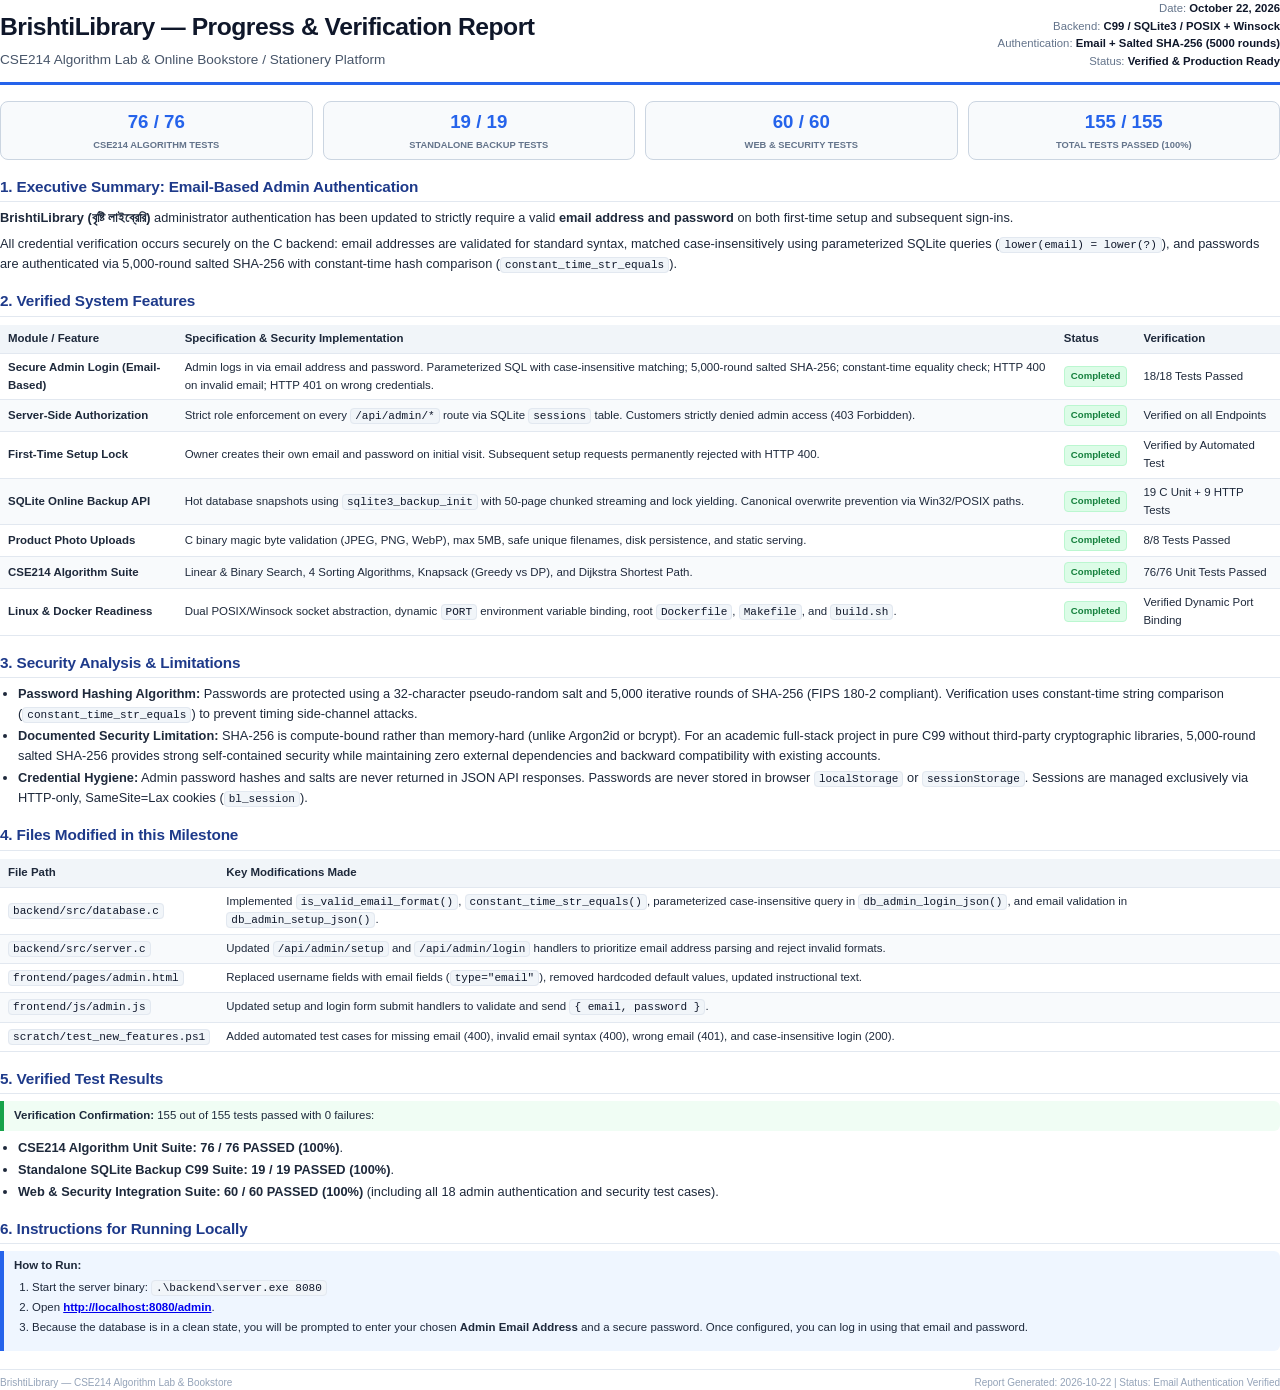
<file: scratch/progress_report.html>
<!DOCTYPE html>
<html lang="en">
<head>
<meta charset="UTF-8">
<title>BrishtiLibrary — Email-Based Admin Authentication & Progress Report</title>
<style>
  @page {
    size: A4;
    margin: 1.5cm 1.3cm;
  }
  body {
    font-family: 'Segoe UI', -apple-system, BlinkMacSystemFont, Roboto, Helvetica, Arial, sans-serif;
    color: #1e293b;
    background: #ffffff;
    line-height: 1.55;
    font-size: 9.6pt;
    margin: 0;
    padding: 0;
  }
  .header-box {
    border-bottom: 3px solid #2563eb;
    padding-bottom: 12px;
    margin-bottom: 16px;
    display: flex;
    justify-content: space-between;
    align-items: flex-end;
  }
  .title-area h1 {
    font-size: 18.5pt;
    font-weight: 700;
    color: #0f172a;
    margin: 0 0 3px 0;
    letter-spacing: -0.02em;
  }
  .title-area .subtitle {
    font-size: 10.2pt;
    color: #475569;
    font-weight: 500;
  }
  .meta-badge {
    text-align: right;
    font-size: 8.5pt;
    color: #64748b;
  }
  .meta-badge strong {
    color: #0f172a;
  }
  h2 {
    font-size: 11.5pt;
    color: #1e3a8a;
    border-bottom: 1.5px solid #e2e8f0;
    padding-bottom: 3px;
    margin-top: 15px;
    margin-bottom: 6px;
    letter-spacing: -0.01em;
  }
  p {
    margin: 0 0 6px 0;
  }
  table {
    width: 100%;
    border-collapse: collapse;
    margin: 8px 0 11px 0;
    font-size: 8.6pt;
  }
  th, td {
    padding: 5px 8px;
    text-align: left;
    border-bottom: 1px solid #e2e8f0;
  }
  th {
    background-color: #f1f5f9;
    color: #1e293b;
    font-weight: 600;
  }
  tr:nth-child(even) td {
    background-color: #f8fafc;
  }
  .badge-pass {
    display: inline-block;
    background: #dcfce7;
    color: #15803d;
    font-weight: 700;
    font-size: 7.2pt;
    padding: 2px 6px;
    border-radius: 4px;
    border: 1px solid #bbf7d0;
  }
  .badge-feat {
    display: inline-block;
    background: #eff6ff;
    color: #1d4ed8;
    font-weight: 600;
    font-size: 7.2pt;
    padding: 2px 6px;
    border-radius: 4px;
    border: 1px solid #bfdbfe;
  }
  .stat-grid {
    display: grid;
    grid-template-columns: repeat(4, 1fr);
    gap: 10px;
    margin: 10px 0 13px 0;
  }
  .stat-card {
    background: #f8fafc;
    border: 1px solid #cbd5e1;
    border-radius: 8px;
    padding: 6px 10px;
    text-align: center;
  }
  .stat-card .val {
    font-size: 14pt;
    font-weight: 700;
    color: #2563eb;
    margin-bottom: 1px;
  }
  .stat-card .lbl {
    font-size: 7pt;
    text-transform: uppercase;
    font-weight: 600;
    color: #64748b;
  }
  ul, ol {
    margin: 4px 0 8px 0;
    padding-left: 18px;
  }
  li {
    margin-bottom: 2px;
  }
  code {
    font-family: 'Consolas', 'Courier New', monospace;
    font-size: 8.3pt;
    background: #f1f5f9;
    color: #0f172a;
    padding: 1px 4px;
    border-radius: 4px;
    border: 1px solid #e2e8f0;
  }
  .callout {
    background: #f0fdf4;
    border-left: 4px solid #16a34a;
    padding: 6px 10px;
    border-radius: 0 6px 6px 0;
    margin: 7px 0;
    font-size: 8.6pt;
  }
  .callout-blue {
    background: #eff6ff;
    border-left: 4px solid #2563eb;
    padding: 6px 10px;
    border-radius: 0 6px 6px 0;
    margin: 7px 0;
    font-size: 8.6pt;
  }
  .footer {
    margin-top: 18px;
    border-top: 1px solid #e2e8f0;
    padding-top: 5px;
    font-size: 7.5pt;
    color: #94a3b8;
    display: flex;
    justify-content: space-between;
  }
</style>
</head>
<body>

<div class="header-box">
  <div class="title-area">
    <h1>BrishtiLibrary — Progress & Verification Report</h1>
    <div class="subtitle">CSE214 Algorithm Lab & Online Bookstore / Stationery Platform</div>
  </div>
  <div class="meta-badge">
    <div>Date: <strong>October 22, 2026</strong></div>
    <div>Backend: <strong>C99 / SQLite3 / POSIX + Winsock</strong></div>
    <div>Authentication: <strong>Email + Salted SHA-256 (5000 rounds)</strong></div>
    <div>Status: <strong>Verified & Production Ready</strong></div>
  </div>
</div>

<div class="stat-grid">
  <div class="stat-card">
    <div class="val">76 / 76</div>
    <div class="lbl">CSE214 Algorithm Tests</div>
  </div>
  <div class="stat-card">
    <div class="val">19 / 19</div>
    <div class="lbl">Standalone Backup Tests</div>
  </div>
  <div class="stat-card">
    <div class="val">60 / 60</div>
    <div class="lbl">Web & Security Tests</div>
  </div>
  <div class="stat-card">
    <div class="val">155 / 155</div>
    <div class="lbl">Total Tests Passed (100%)</div>
  </div>
</div>

<h2>1. Executive Summary: Email-Based Admin Authentication</h2>
<p>
  <strong>BrishtiLibrary (বৃষ্টি লাইব্রেরি)</strong> administrator authentication has been updated to strictly require a valid <strong>email address and password</strong> on both first-time setup and subsequent sign-ins.
</p>
<p>
  All credential verification occurs securely on the C backend: email addresses are validated for standard syntax, matched case-insensitively using parameterized SQLite queries (<code>lower(email) = lower(?)</code>), and passwords are authenticated via 5,000-round salted SHA-256 with constant-time hash comparison (<code>constant_time_str_equals</code>).
</p>

<h2>2. Verified System Features</h2>
<table>
  <thead>
    <tr>
      <th>Module / Feature</th>
      <th>Specification & Security Implementation</th>
      <th>Status</th>
      <th>Verification</th>
    </tr>
  </thead>
  <tbody>
    <tr>
      <td><strong>Secure Admin Login (Email-Based)</strong></td>
      <td>Admin logs in via email address and password. Parameterized SQL with case-insensitive matching; 5,000-round salted SHA-256; constant-time equality check; HTTP 400 on invalid email; HTTP 401 on wrong credentials.</td>
      <td><span class="badge-pass">Completed</span></td>
      <td>18/18 Tests Passed</td>
    </tr>
    <tr>
      <td><strong>Server-Side Authorization</strong></td>
      <td>Strict role enforcement on every <code>/api/admin/*</code> route via SQLite <code>sessions</code> table. Customers strictly denied admin access (403 Forbidden).</td>
      <td><span class="badge-pass">Completed</span></td>
      <td>Verified on all Endpoints</td>
    </tr>
    <tr>
      <td><strong>First-Time Setup Lock</strong></td>
      <td>Owner creates their own email and password on initial visit. Subsequent setup requests permanently rejected with HTTP 400.</td>
      <td><span class="badge-pass">Completed</span></td>
      <td>Verified by Automated Test</td>
    </tr>
    <tr>
      <td><strong>SQLite Online Backup API</strong></td>
      <td>Hot database snapshots using <code>sqlite3_backup_init</code> with 50-page chunked streaming and lock yielding. Canonical overwrite prevention via Win32/POSIX paths.</td>
      <td><span class="badge-pass">Completed</span></td>
      <td>19 C Unit + 9 HTTP Tests</td>
    </tr>
    <tr>
      <td><strong>Product Photo Uploads</strong></td>
      <td>C binary magic byte validation (JPEG, PNG, WebP), max 5MB, safe unique filenames, disk persistence, and static serving.</td>
      <td><span class="badge-pass">Completed</span></td>
      <td>8/8 Tests Passed</td>
    </tr>
    <tr>
      <td><strong>CSE214 Algorithm Suite</strong></td>
      <td>Linear &amp; Binary Search, 4 Sorting Algorithms, Knapsack (Greedy vs DP), and Dijkstra Shortest Path.</td>
      <td><span class="badge-pass">Completed</span></td>
      <td>76/76 Unit Tests Passed</td>
    </tr>
    <tr>
      <td><strong>Linux &amp; Docker Readiness</strong></td>
      <td>Dual POSIX/Winsock socket abstraction, dynamic <code>PORT</code> environment variable binding, root <code>Dockerfile</code>, <code>Makefile</code>, and <code>build.sh</code>.</td>
      <td><span class="badge-pass">Completed</span></td>
      <td>Verified Dynamic Port Binding</td>
    </tr>
  </tbody>
</table>

<h2>3. Security Analysis & Limitations</h2>
<ul>
  <li><strong>Password Hashing Algorithm:</strong> Passwords are protected using a 32-character pseudo-random salt and 5,000 iterative rounds of SHA-256 (FIPS 180-2 compliant). Verification uses constant-time string comparison (<code>constant_time_str_equals</code>) to prevent timing side-channel attacks.</li>
  <li><strong>Documented Security Limitation:</strong> SHA-256 is compute-bound rather than memory-hard (unlike Argon2id or bcrypt). For an academic full-stack project in pure C99 without third-party cryptographic libraries, 5,000-round salted SHA-256 provides strong self-contained security while maintaining zero external dependencies and backward compatibility with existing accounts.</li>
  <li><strong>Credential Hygiene:</strong> Admin password hashes and salts are never returned in JSON API responses. Passwords are never stored in browser <code>localStorage</code> or <code>sessionStorage</code>. Sessions are managed exclusively via HTTP-only, SameSite=Lax cookies (<code>bl_session</code>).</li>
</ul>

<h2>4. Files Modified in this Milestone</h2>
<table>
  <thead>
    <tr>
      <th>File Path</th>
      <th>Key Modifications Made</th>
    </tr>
  </thead>
  <tbody>
    <tr>
      <td><code>backend/src/database.c</code></td>
      <td>Implemented <code>is_valid_email_format()</code>, <code>constant_time_str_equals()</code>, parameterized case-insensitive query in <code>db_admin_login_json()</code>, and email validation in <code>db_admin_setup_json()</code>.</td>
    </tr>
    <tr>
      <td><code>backend/src/server.c</code></td>
      <td>Updated <code>/api/admin/setup</code> and <code>/api/admin/login</code> handlers to prioritize email address parsing and reject invalid formats.</td>
    </tr>
    <tr>
      <td><code>frontend/pages/admin.html</code></td>
      <td>Replaced username fields with email fields (<code>type="email"</code>), removed hardcoded default values, updated instructional text.</td>
    </tr>
    <tr>
      <td><code>frontend/js/admin.js</code></td>
      <td>Updated setup and login form submit handlers to validate and send <code>{ email, password }</code>.</td>
    </tr>
    <tr>
      <td><code>scratch/test_new_features.ps1</code></td>
      <td>Added automated test cases for missing email (400), invalid email syntax (400), wrong email (401), and case-insensitive login (200).</td>
    </tr>
  </tbody>
</table>

<h2>5. Verified Test Results</h2>
<div class="callout">
  <strong>Verification Confirmation:</strong> 155 out of 155 tests passed with 0 failures:
</div>
<ul>
  <li><strong>CSE214 Algorithm Unit Suite:</strong> <strong>76 / 76 PASSED (100%)</strong>.</li>
  <li><strong>Standalone SQLite Backup C99 Suite:</strong> <strong>19 / 19 PASSED (100%)</strong>.</li>
  <li><strong>Web &amp; Security Integration Suite:</strong> <strong>60 / 60 PASSED (100%)</strong> (including all 18 admin authentication and security test cases).</li>
</ul>

<h2>6. Instructions for Running Locally</h2>
<div class="callout-blue">
  <strong>How to Run:</strong>
  <ol>
    <li>Start the server binary: <code>.\backend\server.exe 8080</code></li>
    <li>Open <strong><a href="http://localhost:8080/admin">http://localhost:8080/admin</a></strong>.</li>
    <li>Because the database is in a clean state, you will be prompted to enter your chosen <strong>Admin Email Address</strong> and a secure password. Once configured, you can log in using that email and password.</li>
  </ol>
</div>

<div class="footer">
  <div>BrishtiLibrary — CSE214 Algorithm Lab & Bookstore</div>
  <div>Report Generated: 2026-10-22 | Status: Email Authentication Verified</div>
</div>

</body>
</html>
</file>
